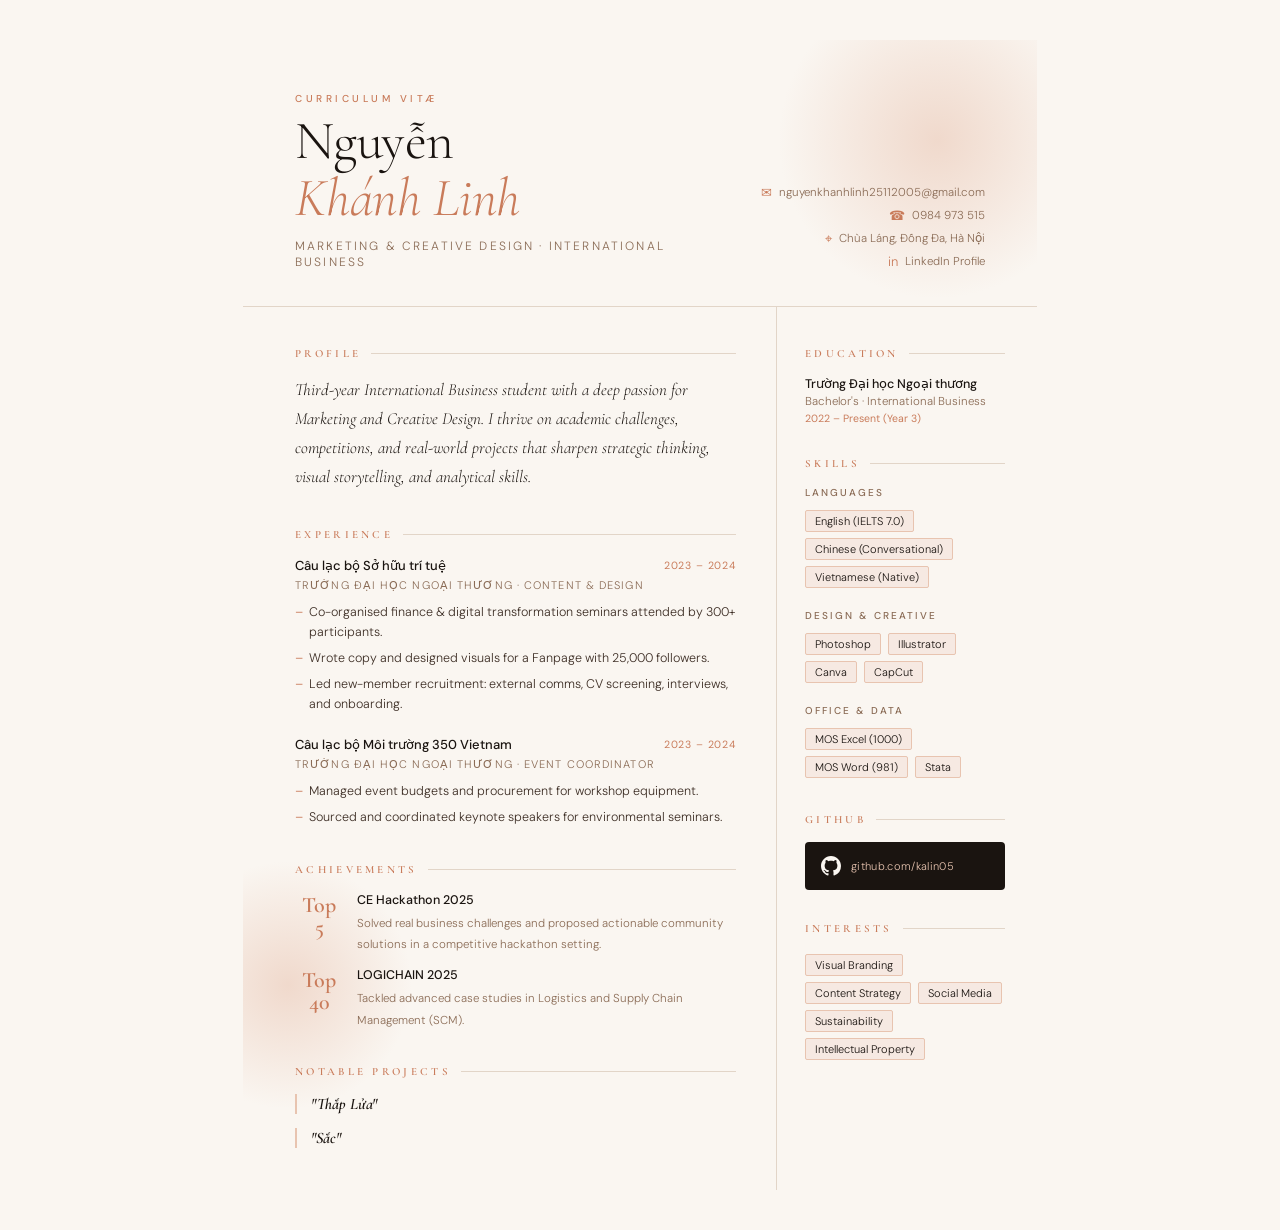
<file: cv-nguyen-khanh-linh.html>
<!DOCTYPE html>
<html lang="vi">
<head>
<meta charset="UTF-8">
<meta name="viewport" content="width=device-width, initial-scale=1.0">
<title>CV – Nguyễn Khánh Linh</title>
<link href="https://fonts.googleapis.com/css2?family=Cormorant+Garamond:ital,wght@0,300;0,400;0,600;1,300;1,400&family=DM+Sans:wght@300;400;500&display=swap" rel="stylesheet">
<style>
  *, *::before, *::after { box-sizing: border-box; margin: 0; padding: 0; }

  :root {
    --ink: #1a1410;
    --blush: #e8c4b0;
    --rose: #c97b5a;
    --cream: #faf6f1;
    --warm-mid: #8a6b55;
    --light-line: #e2d5c8;
    --accent: #b85c3a;
  }

  @page { size: A4; margin: 0; }

  body {
    font-family: 'DM Sans', sans-serif;
    background: var(--cream);
    color: var(--ink);
    min-height: 100vh;
    display: flex;
    justify-content: center;
    padding: 40px 20px;
  }

  .page {
    width: 794px;
    background: var(--cream);
    position: relative;
    overflow: hidden;
  }

  /* Decorative background elements */
  .page::before {
    content: '';
    position: absolute;
    top: -60px; right: -60px;
    width: 320px; height: 320px;
    border-radius: 50%;
    background: radial-gradient(circle, #f0d9cc 0%, transparent 70%);
    z-index: 0;
    pointer-events: none;
  }
  .page::after {
    content: '';
    position: absolute;
    bottom: 80px; left: -80px;
    width: 250px; height: 250px;
    border-radius: 50%;
    background: radial-gradient(circle, #f0d9cc 0%, transparent 70%);
    z-index: 0;
    pointer-events: none;
  }

  /* HEADER */
  .header {
    display: grid;
    grid-template-columns: 1fr auto;
    align-items: end;
    padding: 52px 52px 36px;
    position: relative;
    z-index: 1;
    border-bottom: 1.5px solid var(--light-line);
    gap: 24px;
  }

  .name-block .label {
    font-family: 'DM Sans', sans-serif;
    font-size: 10px;
    letter-spacing: 0.35em;
    text-transform: uppercase;
    color: var(--rose);
    font-weight: 500;
    margin-bottom: 8px;
    display: block;
  }

  .name-block h1 {
    font-family: 'Cormorant Garamond', serif;
    font-size: 54px;
    font-weight: 300;
    line-height: 1.05;
    color: var(--ink);
    letter-spacing: -0.01em;
  }
  .name-block h1 em {
    font-style: italic;
    color: var(--rose);
  }

  .name-block .tagline {
    font-family: 'DM Sans', sans-serif;
    font-size: 12px;
    color: var(--warm-mid);
    letter-spacing: 0.18em;
    text-transform: uppercase;
    margin-top: 12px;
    font-weight: 300;
  }

  .contact-block {
    text-align: right;
    display: flex;
    flex-direction: column;
    gap: 6px;
  }

  .contact-item {
    font-size: 11.5px;
    color: var(--warm-mid);
    font-weight: 300;
    display: flex;
    align-items: center;
    justify-content: flex-end;
    gap: 7px;
  }
  .contact-item a {
    color: var(--warm-mid);
    text-decoration: none;
    transition: color 0.2s;
  }
  .contact-item a:hover { color: var(--accent); }
  .contact-item .icon {
    font-size: 13px;
    color: var(--rose);
  }

  /* BODY GRID */
  .body {
    display: grid;
    grid-template-columns: 1fr 260px;
    gap: 0;
    position: relative;
    z-index: 1;
  }

  /* MAIN COLUMN */
  .main {
    padding: 40px 40px 40px 52px;
    border-right: 1.5px solid var(--light-line);
    display: flex;
    flex-direction: column;
    gap: 36px;
  }

  /* SIDE COLUMN */
  .side {
    padding: 40px 32px 40px 28px;
    display: flex;
    flex-direction: column;
    gap: 32px;
  }

  /* Section header */
  .section-title {
    font-family: 'Cormorant Garamond', serif;
    font-size: 11px;
    letter-spacing: 0.3em;
    text-transform: uppercase;
    color: var(--rose);
    font-weight: 600;
    margin-bottom: 16px;
    display: flex;
    align-items: center;
    gap: 10px;
  }
  .section-title::after {
    content: '';
    flex: 1;
    height: 1px;
    background: var(--light-line);
  }

  /* Objective */
  .objective p {
    font-family: 'Cormorant Garamond', serif;
    font-size: 17px;
    font-weight: 300;
    line-height: 1.7;
    color: var(--ink);
    font-style: italic;
  }

  /* Experience entries */
  .exp-entry {
    margin-bottom: 22px;
  }
  .exp-entry:last-child { margin-bottom: 0; }

  .exp-header {
    display: flex;
    justify-content: space-between;
    align-items: flex-start;
    margin-bottom: 4px;
  }

  .exp-org {
    font-family: 'DM Sans', sans-serif;
    font-size: 13px;
    font-weight: 500;
    color: var(--ink);
  }

  .exp-year {
    font-size: 10.5px;
    color: var(--rose);
    letter-spacing: 0.08em;
    font-weight: 400;
    white-space: nowrap;
    padding-top: 2px;
  }

  .exp-role {
    font-size: 11px;
    color: var(--warm-mid);
    letter-spacing: 0.1em;
    text-transform: uppercase;
    margin-bottom: 10px;
    font-weight: 300;
  }

  .exp-bullets {
    list-style: none;
    display: flex;
    flex-direction: column;
    gap: 6px;
  }
  .exp-bullets li {
    font-size: 12.5px;
    line-height: 1.6;
    color: #3d2e25;
    padding-left: 14px;
    position: relative;
    font-weight: 300;
  }
  .exp-bullets li::before {
    content: '–';
    position: absolute;
    left: 0;
    color: var(--rose);
    font-weight: 400;
  }

  /* Achievements */
  .achievement-entry {
    display: flex;
    gap: 14px;
    align-items: flex-start;
    margin-bottom: 14px;
  }
  .achievement-entry:last-child { margin-bottom: 0; }

  .ach-badge {
    font-family: 'Cormorant Garamond', serif;
    font-size: 22px;
    font-weight: 600;
    color: var(--rose);
    line-height: 1;
    min-width: 48px;
    text-align: center;
    padding-top: 2px;
  }

  .ach-text strong {
    display: block;
    font-size: 12.5px;
    font-weight: 500;
    color: var(--ink);
    margin-bottom: 3px;
  }
  .ach-text span {
    font-size: 11.5px;
    color: var(--warm-mid);
    line-height: 1.5;
    font-weight: 300;
  }

  /* Projects */
  .project-entry {
    margin-bottom: 14px;
    padding-left: 14px;
    border-left: 2px solid var(--blush);
  }
  .project-entry:last-child { margin-bottom: 0; }

  .project-name {
    font-family: 'Cormorant Garamond', serif;
    font-size: 16px;
    font-weight: 600;
    font-style: italic;
    color: var(--ink);
    margin-bottom: 2px;
  }

  /* SIDE: skills */
  .skill-group { margin-bottom: 18px; }
  .skill-group:last-child { margin-bottom: 0; }

  .skill-group-label {
    font-size: 10px;
    font-weight: 500;
    letter-spacing: 0.2em;
    text-transform: uppercase;
    color: var(--warm-mid);
    margin-bottom: 8px;
  }

  .skill-tag {
    display: inline-block;
    font-size: 11px;
    color: var(--ink);
    background: rgba(201, 123, 90, 0.1);
    border: 1px solid var(--blush);
    border-radius: 2px;
    padding: 3px 9px;
    margin: 3px 3px 3px 0;
    font-weight: 300;
    transition: background 0.2s;
  }

  /* Education side */
  .edu-entry { margin-bottom: 14px; }
  .edu-entry:last-child { margin-bottom: 0; }

  .edu-school {
    font-size: 12.5px;
    font-weight: 500;
    color: var(--ink);
    margin-bottom: 2px;
  }
  .edu-degree {
    font-size: 11.5px;
    color: var(--warm-mid);
    font-weight: 300;
    line-height: 1.4;
  }
  .edu-year {
    font-size: 10.5px;
    color: var(--rose);
    margin-top: 2px;
  }

  /* GitHub link */
  .github-box {
    background: var(--ink);
    border-radius: 4px;
    padding: 14px 16px;
    display: flex;
    align-items: center;
    gap: 10px;
  }
  .github-box svg {
    width: 20px;
    height: 20px;
    fill: var(--cream);
    flex-shrink: 0;
  }
  .github-box a {
    color: var(--blush);
    font-size: 11px;
    text-decoration: none;
    word-break: break-all;
    font-weight: 300;
    letter-spacing: 0.03em;
  }

  /* Animations */
  @keyframes fadeUp {
    from { opacity: 0; transform: translateY(16px); }
    to { opacity: 1; transform: translateY(0); }
  }
  .header { animation: fadeUp 0.6s ease both; }
  .main > * { animation: fadeUp 0.6s ease both; }
  .main > *:nth-child(1) { animation-delay: 0.1s; }
  .main > *:nth-child(2) { animation-delay: 0.2s; }
  .main > *:nth-child(3) { animation-delay: 0.3s; }
  .main > *:nth-child(4) { animation-delay: 0.4s; }
  .side > * { animation: fadeUp 0.6s ease both; }
  .side > *:nth-child(1) { animation-delay: 0.15s; }
  .side > *:nth-child(2) { animation-delay: 0.25s; }
  .side > *:nth-child(3) { animation-delay: 0.35s; }
  .side > *:nth-child(4) { animation-delay: 0.45s; }

  @media print {
    body { padding: 0; background: white; }
    .page { width: 100%; }
    * { animation: none !important; }
  }
</style>
</head>
<body>
<div class="page">

  <!-- HEADER -->
  <header class="header">
    <div class="name-block">
      <span class="label">Curriculum Vitæ</span>
      <h1>Nguyễn<br><em>Khánh Linh</em></h1>
      <p class="tagline">Marketing &amp; Creative Design · International Business</p>
    </div>
    <div class="contact-block">
      <div class="contact-item">
        <span class="icon">✉</span>
        <a href="mailto:nguyenkhanhlinh25112005@gmail.com">nguyenkhanhlinh25112005@gmail.com</a>
      </div>
      <div class="contact-item">
        <span class="icon">☎</span>
        <span>0984 973 515</span>
      </div>
      <div class="contact-item">
        <span class="icon">⌖</span>
        <span>Chùa Láng, Đống Đa, Hà Nội</span>
      </div>
      <div class="contact-item">
        <span class="icon">in</span>
        <a href="https://www.linkedin.com/in/linh-nguyễn-khánh-6a4843297/" target="_blank">LinkedIn Profile</a>
      </div>
    </div>
  </header>

  <!-- BODY -->
  <div class="body">

    <!-- MAIN -->
    <main class="main">

      <!-- Objective -->
      <section class="objective">
        <div class="section-title">Profile</div>
        <p>Third-year International Business student with a deep passion for Marketing and Creative Design. I thrive on academic challenges, competitions, and real-world projects that sharpen strategic thinking, visual storytelling, and analytical skills.</p>
      </section>

      <!-- Experience -->
      <section>
        <div class="section-title">Experience</div>

        <div class="exp-entry">
          <div class="exp-header">
            <span class="exp-org">Câu lạc bộ Sở hữu trí tuệ</span>
            <span class="exp-year">2023 – 2024</span>
          </div>
          <div class="exp-role">Trường Đại học Ngoại thương · Content &amp; Design</div>
          <ul class="exp-bullets">
            <li>Co-organised finance & digital transformation seminars attended by 300+ participants.</li>
            <li>Wrote copy and designed visuals for a Fanpage with 25,000 followers.</li>
            <li>Led new-member recruitment: external comms, CV screening, interviews, and onboarding.</li>
          </ul>
        </div>

        <div class="exp-entry">
          <div class="exp-header">
            <span class="exp-org">Câu lạc bộ Môi trường 350 Vietnam</span>
            <span class="exp-year">2023 – 2024</span>
          </div>
          <div class="exp-role">Trường Đại học Ngoại thương · Event Coordinator</div>
          <ul class="exp-bullets">
            <li>Managed event budgets and procurement for workshop equipment.</li>
            <li>Sourced and coordinated keynote speakers for environmental seminars.</li>
          </ul>
        </div>
      </section>

      <!-- Achievements -->
      <section>
        <div class="section-title">Achievements</div>

        <div class="achievement-entry">
          <div class="ach-badge">Top<br>5</div>
          <div class="ach-text">
            <strong>CE Hackathon 2025</strong>
            <span>Solved real business challenges and proposed actionable community solutions in a competitive hackathon setting.</span>
          </div>
        </div>

        <div class="achievement-entry">
          <div class="ach-badge">Top<br>40</div>
          <div class="ach-text">
            <strong>LOGICHAIN 2025</strong>
            <span>Tackled advanced case studies in Logistics and Supply Chain Management (SCM).</span>
          </div>
        </div>
      </section>

      <!-- Projects -->
      <section>
        <div class="section-title">Notable Projects</div>
        <div class="project-entry">
          <div class="project-name">"Thắp Lửa"</div>
        </div>
        <div class="project-entry">
          <div class="project-name">"Sắc"</div>
        </div>
      </section>

    </main>

    <!-- SIDE -->
    <aside class="side">

      <!-- Education -->
      <section>
        <div class="section-title">Education</div>
        <div class="edu-entry">
          <div class="edu-school">Trường Đại học Ngoại thương</div>
          <div class="edu-degree">Bachelor's · International Business</div>
          <div class="edu-year">2022 – Present (Year 3)</div>
        </div>
      </section>

      <!-- Skills -->
      <section>
        <div class="section-title">Skills</div>

        <div class="skill-group">
          <div class="skill-group-label">Languages</div>
          <span class="skill-tag">English (IELTS 7.0)</span>
          <span class="skill-tag">Chinese (Conversational)</span>
          <span class="skill-tag">Vietnamese (Native)</span>
        </div>

        <div class="skill-group">
          <div class="skill-group-label">Design & Creative</div>
          <span class="skill-tag">Photoshop</span>
          <span class="skill-tag">Illustrator</span>
          <span class="skill-tag">Canva</span>
          <span class="skill-tag">CapCut</span>
        </div>

        <div class="skill-group">
          <div class="skill-group-label">Office & Data</div>
          <span class="skill-tag">MOS Excel (1000)</span>
          <span class="skill-tag">MOS Word (981)</span>
          <span class="skill-tag">Stata</span>
        </div>
      </section>

      <!-- GitHub -->
      <section>
        <div class="section-title">GitHub</div>
        <div class="github-box">
          <svg viewBox="0 0 24 24" xmlns="http://www.w3.org/2000/svg">
            <path d="M12 0C5.37 0 0 5.37 0 12c0 5.31 3.435 9.795 8.205 11.385.6.105.825-.255.825-.57 0-.285-.015-1.23-.015-2.235-3.015.555-3.795-.735-4.035-1.41-.135-.345-.72-1.41-1.23-1.695-.42-.225-1.02-.78-.015-.795.945-.015 1.62.87 1.845 1.23 1.08 1.815 2.805 1.305 3.495.99.105-.78.42-1.305.765-1.605-2.67-.3-5.46-1.335-5.46-5.925 0-1.305.465-2.385 1.23-3.225-.12-.3-.54-1.53.12-3.18 0 0 1.005-.315 3.3 1.23.96-.27 1.98-.405 3-.405s2.04.135 3 .405c2.295-1.56 3.3-1.23 3.3-1.23.66 1.65.24 2.88.12 3.18.765.84 1.23 1.905 1.23 3.225 0 4.605-2.805 5.625-5.475 5.925.435.375.81 1.095.81 2.22 0 1.605-.015 2.895-.015 3.3 0 .315.225.69.825.57A12.02 12.02 0 0 0 24 12c0-6.63-5.37-12-12-12z"/>
          </svg>
          <a href="https://github.com/kalin05/kalin05.github.io" target="_blank">github.com/kalin05</a>
        </div>
      </section>

      <!-- Interests -->
      <section>
        <div class="section-title">Interests</div>
        <span class="skill-tag">Visual Branding</span>
        <span class="skill-tag">Content Strategy</span>
        <span class="skill-tag">Social Media</span>
        <span class="skill-tag">Sustainability</span>
        <span class="skill-tag">Intellectual Property</span>
      </section>

    </aside>
  </div>

</div>
</body>
</html>
</file>
